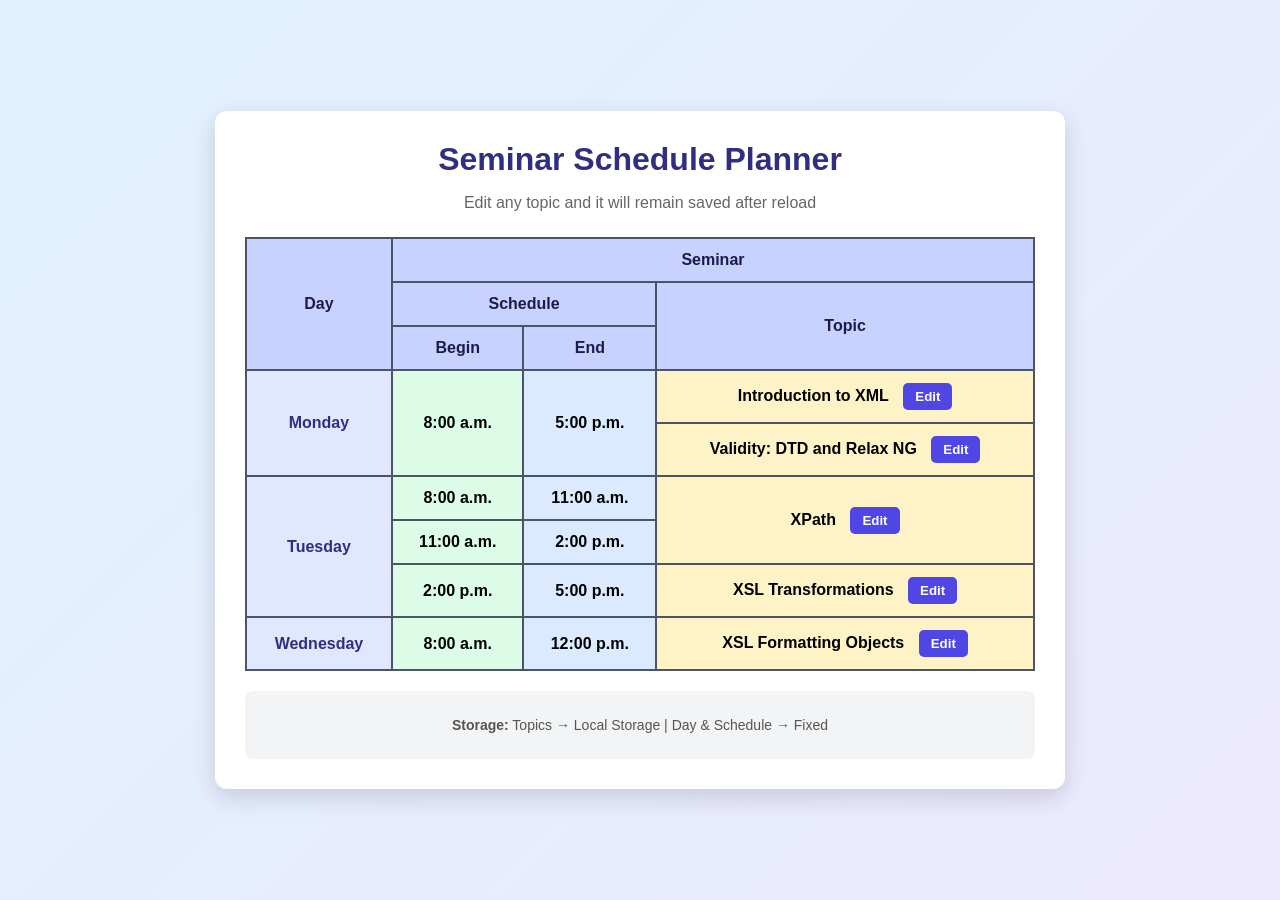
<file: case_study/index.html>
<!DOCTYPE html>
<html lang="en">

<head>
    <meta charset="UTF-8">
    <meta name="viewport" content="width=device-width, initial-scale=1.0">

    <title>Seminar Schedule Planner</title>

    <link rel="stylesheet" href="style.css">
</head>

<body>

    <div class="container">

        <h1>Seminar Schedule Planner</h1>
        <p class="subtitle">Edit any topic and it will remain saved after reload</p>

        <table>

            <!-- Main Heading -->
            <tr>
                <th rowspan="3">Day</th>
                <th colspan="3">Seminar</th>
            </tr>

            <!-- Schedule and Topic -->
            <tr>
                <th colspan="2">Schedule</th>
                <th rowspan="2">Topic</th>
            </tr>

            <!-- Begin and End -->
            <tr>
                <th>Begin</th>
                <th>End</th>
            </tr>

            <!-- Monday -->
            <tr>
                <td rowspan="2" class="day">Monday</td>

                <td rowspan="2" class="begin">
                    8:00 a.m.
                </td>

                <td rowspan="2" class="end">
                    5:00 p.m.
                </td>

                <td class="topic">
                    <span id="topic0"></span>

                    <button onclick="editTopic(0)">
                        Edit
                    </button>
                </td>
            </tr>

            <tr>
                <td class="topic">
                    <span id="topic1"></span>

                    <button onclick="editTopic(1)">
                        Edit
                    </button>
                </td>
            </tr>

            <!-- Tuesday -->
            <tr>
                <td rowspan="3" class="day">Tuesday</td>

                <td class="begin">
                    8:00 a.m.
                </td>

                <td class="end">
                    11:00 a.m.
                </td>

                <td rowspan="2" class="topic">
                    <span id="topic2"></span>

                    <button onclick="editTopic(2)">
                        Edit
                    </button>
                </td>
            </tr>

            <tr>
                <td class="begin">
                    11:00 a.m.
                </td>

                <td class="end">
                    2:00 p.m.
                </td>
            </tr>

            <tr>
                <td class="begin">
                    2:00 p.m.
                </td>

                <td class="end">
                    5:00 p.m.
                </td>

                <td class="topic">
                    <span id="topic3"></span>

                    <button onclick="editTopic(3)">
                        Edit
                    </button>
                </td>
            </tr>

            <!-- Wednesday -->
            <tr>
                <td class="day">Wednesday</td>

                <td class="begin">
                    8:00 a.m.
                </td>

                <td class="end">
                    12:00 p.m.
                </td>

                <td class="topic">
                    <span id="topic4"></span>

                    <button onclick="editTopic(4)">
                        Edit
                    </button>
                </td>
            </tr>

        </table>

        <div class="storage-info">
            <p>
                <strong>Storage:</strong>
                Topics → Local Storage
                | Day & Schedule → Fixed
            </p>
        </div>

    </div>

    <script src="script.js"></script>

</body>

</html>
</file>
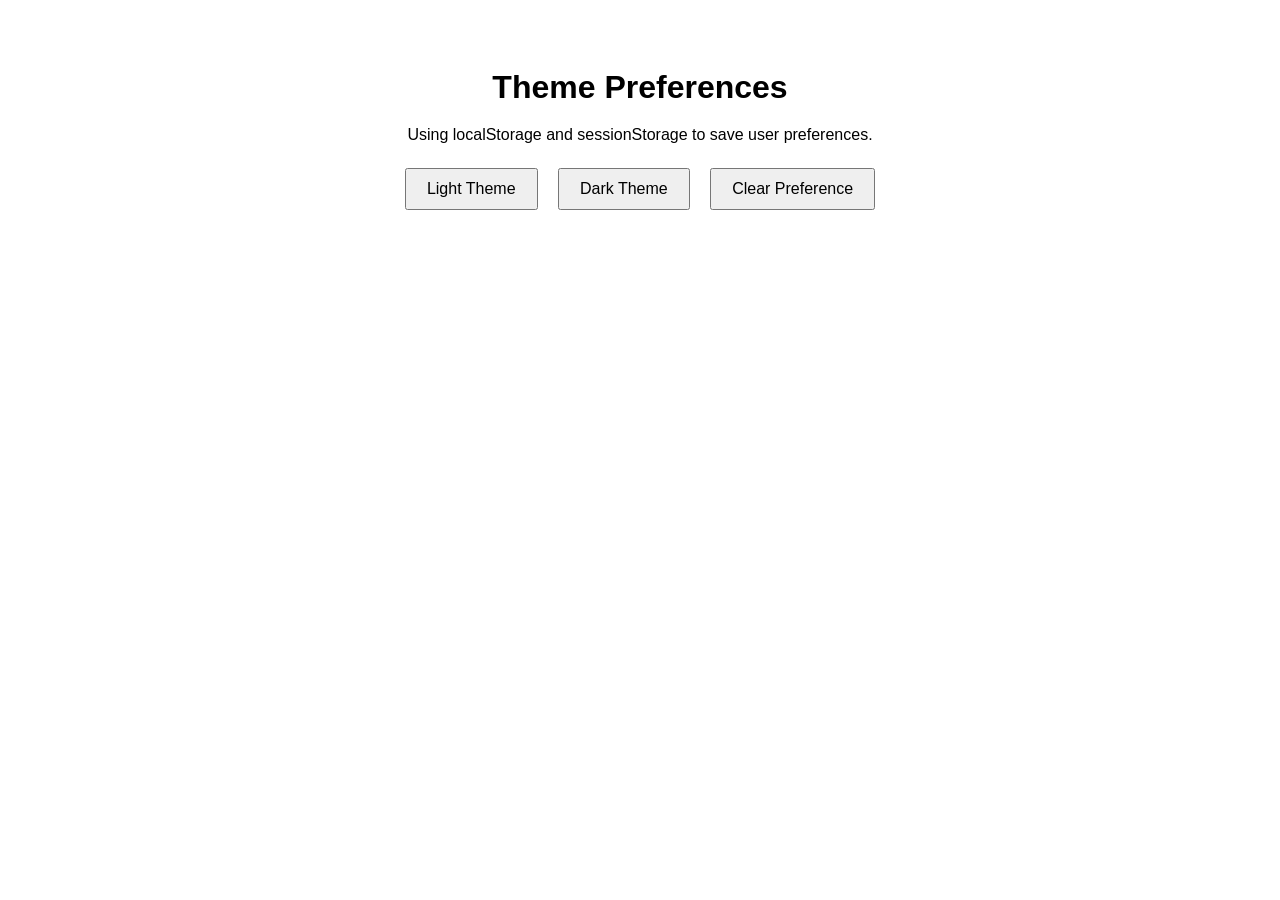
<file: practical/index.html>
<!DOCTYPE html>
<html lang="en">

<head>
    <meta charset="UTF-8" />
    <title>Theme Preferences</title>
    <link rel="stylesheet" href="style.css">
</head>

<body>

    <h1>Theme Preferences</h1>
    <p>Using localStorage and sessionStorage to save user preferences.</p>

    <div>
        <button onclick="setTheme('light')">Light Theme</button>
        <button onclick="setTheme('dark')">Dark Theme</button>
        <button onclick="clearPreference()">Clear Preference</button>
    </div>

    <script src="script.js"></script>

</body>

</html>
</file>
<file: case_study/style.css>
* {
    box-sizing: border-box;
}

body {
    margin: 0;
    padding: 0;

    font-family: Arial, sans-serif;

    background: linear-gradient(135deg, #e0f2fe, #ede9fe);

    min-height: 100vh;

    display: flex;
    justify-content: center;
    align-items: center;
}

.container {
    width: 850px;

    background-color: white;

    padding: 30px;

    border-radius: 12px;

    box-shadow: 0 8px 25px rgba(0, 0, 0, 0.15);
}

h1 {
    text-align: center;

    margin: 0;

    color: #312e81;
}

.subtitle {
    text-align: center;

    color: #666;

    margin-bottom: 25px;
}


/* Table */

table {
    width: 100%;

    border-collapse: collapse;

    text-align: center;

    font-size: 16px;
}

th,
td {
    border: 2px solid #4b5563;

    padding: 12px;
}


/* Table Headings */

th {
    background-color: #c7d2fe;

    color: #1e1b4b;

    font-weight: bold;
}


/* Day Column */

.day {
    background-color: #e0e7ff;

    font-weight: bold;

    color: #312e81;
}


/* Schedule Columns */

.begin {
    background-color: #dcfce7;

    font-weight: bold;
}

.end {
    background-color: #dbeafe;

    font-weight: bold;
}


/* Topic */

.topic {
    background-color: #fef3c7;

    font-weight: bold;

    min-width: 250px;
}

.topic span {
    margin-right: 10px;
}


/* Edit Button */

button {
    padding: 6px 12px;

    border: none;

    border-radius: 5px;

    background-color: #4f46e5;

    color: white;

    cursor: pointer;

    font-weight: bold;
}

button:hover {
    background-color: #3730a3;
}


/* Topic Input */

.topic-input {
    width: 60%;

    padding: 7px;

    border: 1px solid #999;

    border-radius: 5px;

    font-size: 14px;
}


/* Storage Information */

.storage-info {
    margin-top: 20px;

    padding: 12px;

    text-align: center;

    background-color: #f3f4f6;

    border-radius: 8px;

    color: #555;

    font-size: 14px;
}


/* Responsive Design */

@media (max-width: 700px) {

    .container {
        width: 95%;

        padding: 15px;
    }

    table {
        font-size: 13px;
    }

    th,
    td {
        padding: 8px;
    }

    .topic-input {
        width: 100%;
        margin-bottom: 5px;
    }
}
</file>
<file: practical/style.css>
body {
            font-family: Arial, sans-serif;
            text-align: center;
            padding: 40px;
            background-color: #ffffff;
            color: #000000;
        }

        body.dark {
            background-color: #222222;
            color: #ffffff;
        }

        h1 {
            margin-bottom: 20px;
        }

        button {
            padding: 10px 20px;
            margin: 8px;
            font-size: 16px;
            cursor: pointer;
        }
</file>
